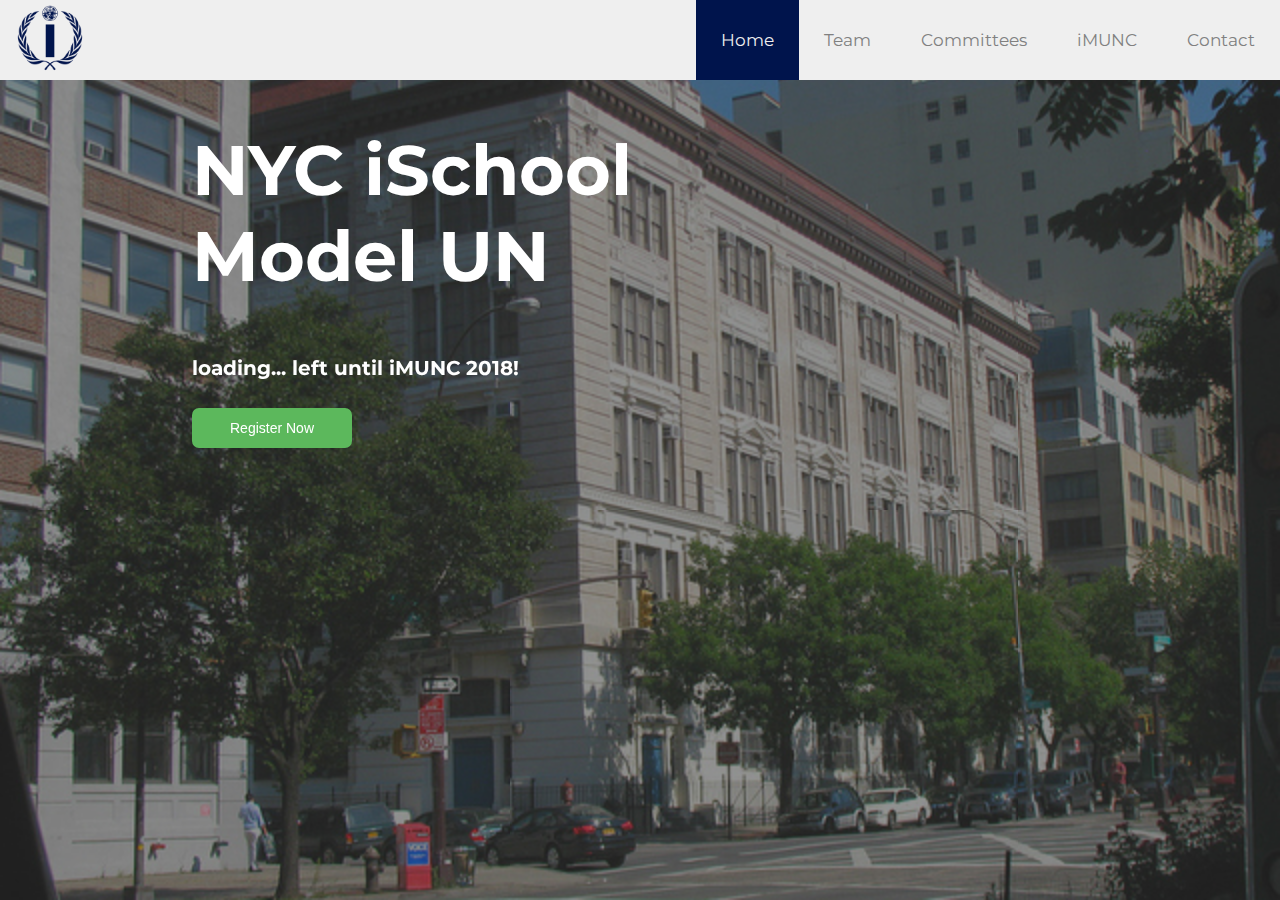
<file: index.html>
<!DOCTYPE html>
<html lang="en-US">
<head>
	<meta charset="utf-8">
	<meta name="viewport" content="width=device-width, initial-scale=1">
	<title>NYC iSchool Model UN</title>
	<link rel="icon" href="assets/img/logo.png">
	<link rel="stylesheet" type="text/css" href="assets/css/main.css">
	<link rel="stylesheet" type="text/css" href="assets/css/index.css">
</head>
<body>
	<div id="header">
		<img id="logo" src="assets/img/logo.png">
		<a href="contact.html">Contact</a>
		<a href="imunc.html">iMUNC</a>
		<a href="committees.html">Committees</a>
		<a href="team.html">Team</a>
		<a href="index.html" class="active">Home</a>
	</div>
	<div id="back">
	</div>
	<div id="main">
		<h1>NYC iSchool <br>Model UN</h1>
		<h2><span id="countdown">loading...</span><span id="remaining"> left until iMUNC 2018!</span></h2>
		<a href="contact.html"><button>Register Now</button></a>
	</div>
	<script type="text/javascript" src="js/countdown.js"></script>
</body>
</html>
</file>
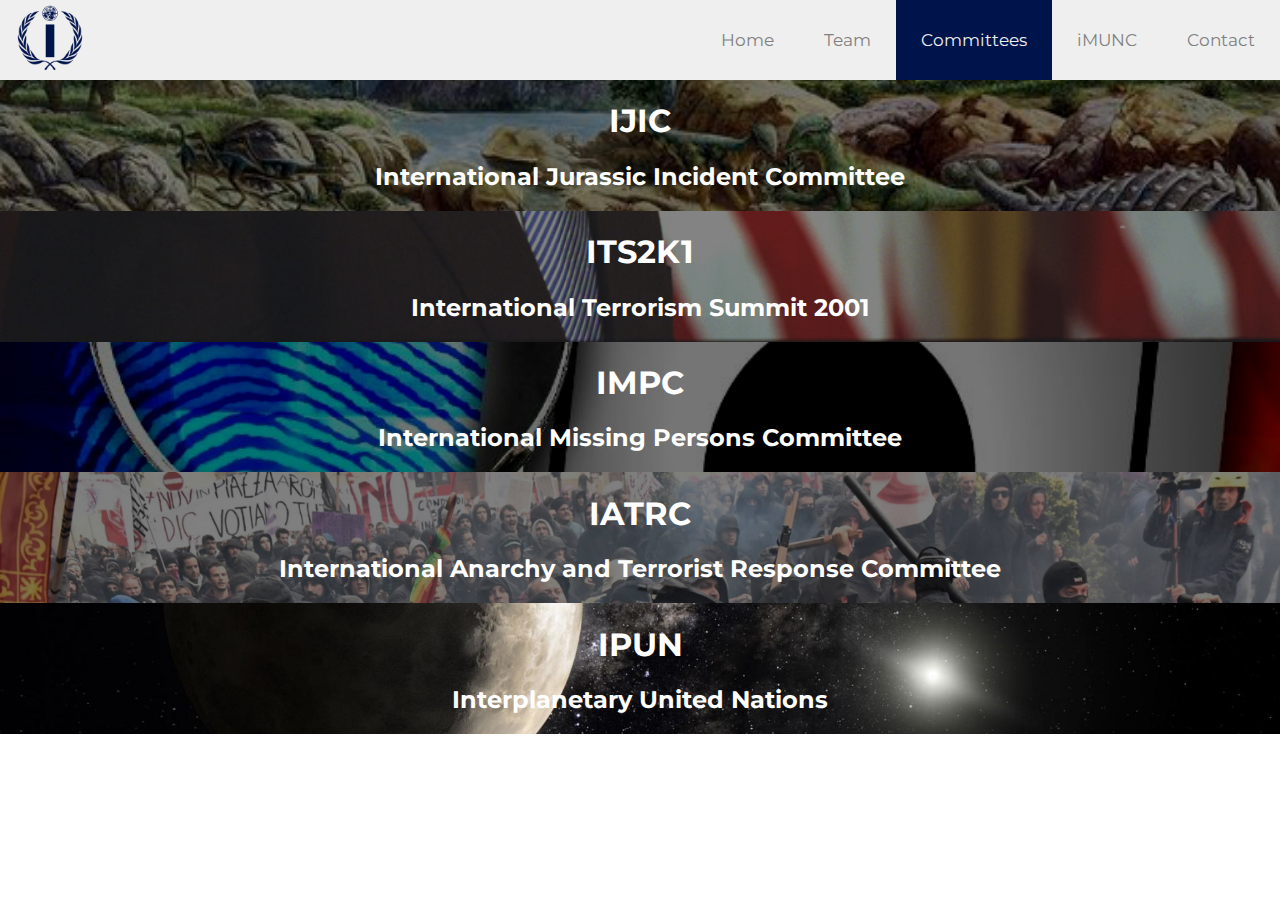
<file: committees.html>
<!DOCTYPE html>
<html lang="en-US">
<head>
	<meta charset="utf-8">
	<meta name="viewport" content="width=device-width, initial-scale=1">
	<title>NYC iSchool Model UN</title>
	<link rel="icon" href="assets/img/logo.png">
	<link rel="stylesheet" type="text/css" href="assets/css/main.css">
	<link rel="stylesheet" type="text/css" href="assets/css/committees.css">
</head>
<body>
	<div id="header">
		<img id="logo" src="assets/img/logo.png">
		<a href="contact.html">Contact</a>
		<a href="imunc.html">iMUNC</a>
		<a href="committees.html" class="active">Committees</a>
		<a href="team.html">Team</a>
		<a href="index.html">Home</a>
	</div>
	<div id="main">		
		<div id="IJIC" class="committee">
			<div></div>
			<h1>IJIC</h1>
			<h2>International Jurassic Incident Committee</h2>
		</div>
		<div class="content">
			<div id="left">
				<h2>IJIC:</h2>
				<p>We will discuss issues of genetic engineering, new and dangerous technologies, and responses to the failure of John Hammond’s jurassic park.
				<br>NOTICE: Before reading this guide, it is highly recommended by both chairs that you read Jurassic
				Park, by Michael Crichton. The Committee’s events are heavily centered around this book's plot,
				not that of the Spielberg film. If time cannot be found, we have included some background, and
				delegates are strongly encouraged to at least read a synopsis. This committee is also set at the same time as the novel, 1989.</p>
				<p><b>Chair(s):</b> Carmen Simons and Maxmilian Pierson-Panes</p>
				<br><br>
				<h3>BACKGROUND GUIDE --></h3>
			</div>
			<div id="right">
				<a href="assets/files/IJIC_Background_Guide.pdf" download><img src="assets/img/IJIC-cover.PNG" class="committee-cover"></a>
			</div>
		</div>
		<div id="ITS2K1" class="committee">
			<div></div>
			<h1>ITS2K1</h1>
			<h2>International Terrorism Summit 2001</h2>
		</div>
		<div class="content">
			<div id="left">
				<h2>ITS2K1:</h2>
				<p>Delegates will be gathering to discuss terrorism, its effects, and solutions</p>
				<p><b>Chair(s):</b> Lily Krug</p>
				<br>
				<h3>BACKGROUND GUIDE --></h3>
			</div>
			<div id="right">
				<a href="assets/files/ITS2K1_Background_Guide.pdf" download><img src="assets/img/ITS2K1-cover.PNG" class="committee-cover"></a>
			</div>
		</div>
		<div id="IMPC" class="committee">
			<div></div>
			<h1>IMPC</h1>
			<h2>International Missing Persons Committee</h2>
		</div>
		<div class="content">
			<div id="left">
				<h2>IMPC:</h2>
				<p>The events of this committee take place in the year 2050, when hundreds of thousands of people have disappeared around the globe. Nations have been trying to find the root of the problem and are here to discuss what can be done to stop these disappearances from happening.</p>
				<p><b>Chair(s):</b> Elena Rubiera and Wittika Chaplet</p>
				<br>
				<h3>BACKGROUND GUIDE --></h3>
			</div>
			<div id="right">
				<a href="assets/files/IMPC_Background_Guide.pdf" download><img src="assets/img/IMPC-cover.PNG" class="committee-cover"></a>
			</div>
		</div>
		<div id="IATRC" class="committee">
			<div></div>
			<h1>IATRC</h1>
			<h2>International Anarchy and Terrorist Response Committee</h2>
		</div>
		<div class="content">
			<div id="left">
				<h2>IATRC:</h2>
				<p>We will have to discuss the influences and damages of an extremist group known as the New World Order, which has used its global power and influence to topple states and bring a reign of chaos upon the world, all while staying in character with their delegation. Delegates will represent still standing nations and organizations attempting to alleviate the torn asunder world and bring relative peace to our small, blue, marble.</p>
				<p><b>Chair(s):</b> Lucas Kulin and Charlotte Seifert</p>
				<br>
				<h3>BACKGROUND GUIDE --></h3>
			</div>
			<div id="right">
				<a href="assets/files/IATRC_Background_Guide.pdf" download><img src="assets/img/IATRC-cover.PNG" class="committee-cover"></a>
			</div>
		</div>
		<div id="IPUN" class="committee">
			<div></div>
			<h1>IPUN</h1>
			<h2>Interplanetary United Nations</h2>
		</div>
		<div class="content">
			<div id="left">
				<h2>IPUN:</h2>
				<p>We will have to discuss the moral, social, political, and economical aspects of a futuristic setting where planets’ moons have started to revolt, all while staying in character with their given planet/moon. This will be a challenging committee and we are looking forward to all your wonderful and innovative ideas.</p>
				<p><b>Chair(s):</b> Rhys Kowal and Miya Judy</p><br>
				<h3>BACKGROUND GUIDE --></h3>
			</div>
			<div id="right">
				<a href="assets/files/IPUN_Background_Guide.pdf" download><img src="assets/img/IPUN-cover.PNG" class="committee-cover"></a>
			</div>
		</div>
	</div>
	<script type="text/javascript" src="assets/lib/jquery-3.2.1.min.js"></script>
	<script type="text/javascript" src="js/toggle.js"></script>
</body>
</html>
</file>
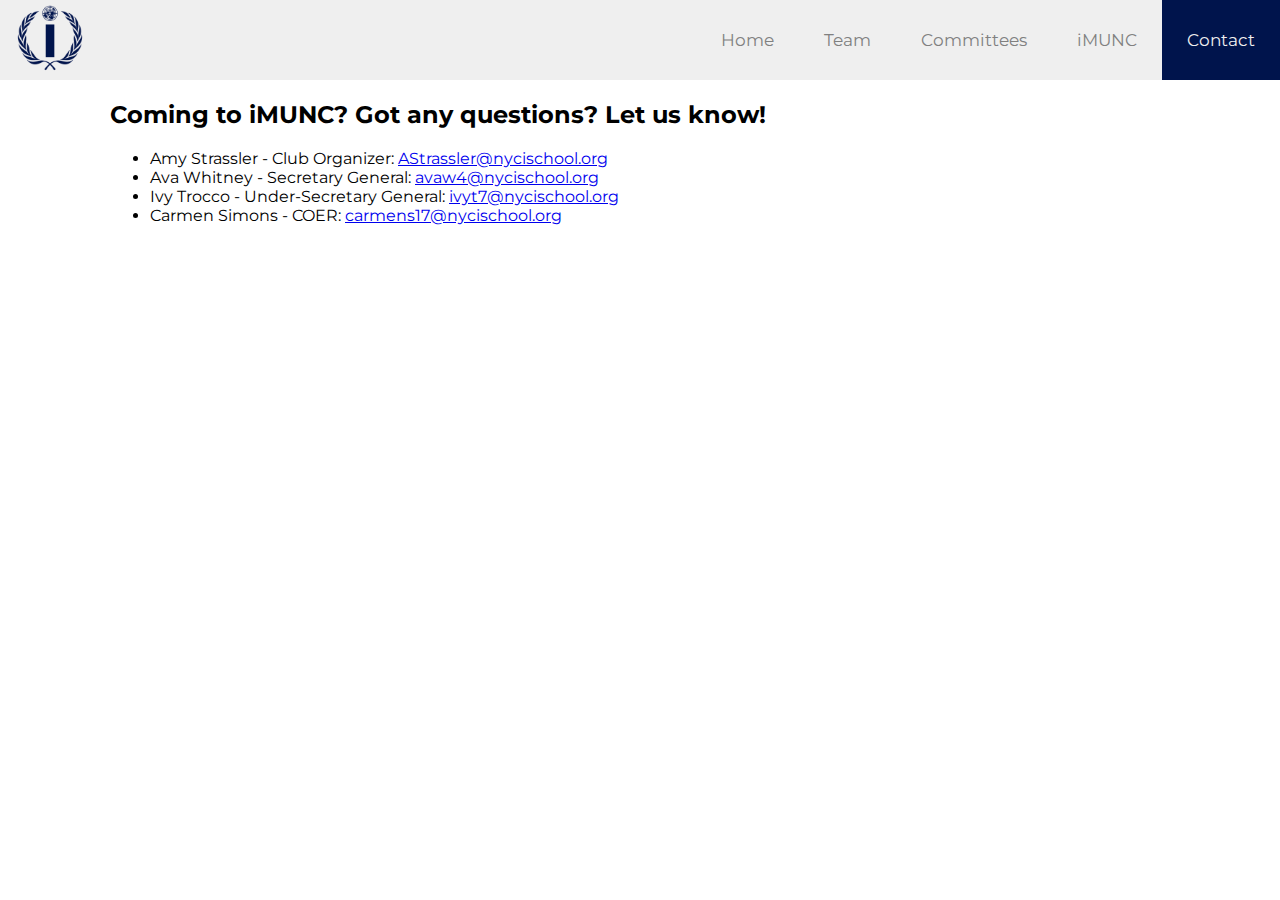
<file: contact.html>
<!DOCTYPE html>
<html lang="en-US">
<head>
	<meta charset="utf-8">
	<meta name="viewport" content="width=device-width, initial-scale=1">
	<title>NYC iSchool Model UN</title>
	<link rel="icon" href="assets/img/logo.png">
	<link rel="stylesheet" type="text/css" href="assets/css/main.css">
	<link rel="stylesheet" type="text/css" href="assets/css/contact.css">
</head>
<body>
	<div id="header">
		<img id="logo" src="assets/img/logo.png">
		<a href="contact.html" class="active">Contact</a>
		<a href="imunc.html">iMUNC</a>
		<a href="committees.html">Committees</a>
		<a href="team.html">Team</a>
		<a href="index.html">Home</a>
	</div>
	<div id="question-container">
		<h2>Coming to iMUNC? Got any questions? Let us know!</h2>
		<ul>
			<li>Amy Strassler - Club Organizer: <a href="mailto:AStrassler@nycischool.org">AStrassler@nycischool.org</a></li>
			<li>Ava Whitney - Secretary General: <a href="mailto:avaw4@nycischool.org">avaw4@nycischool.org</a></li>
			<li>Ivy Trocco - Under-Secretary General: <a href="mailto:ivyt7@nycischool.org">ivyt7@nycischool.org</a></li>
			<li>Carmen Simons - COER: <a href="mailto:carmens17@nycischool.org">carmens17@nycischool.org</a></li>
		</ul>
	</div>
</body>
</html>
</file>
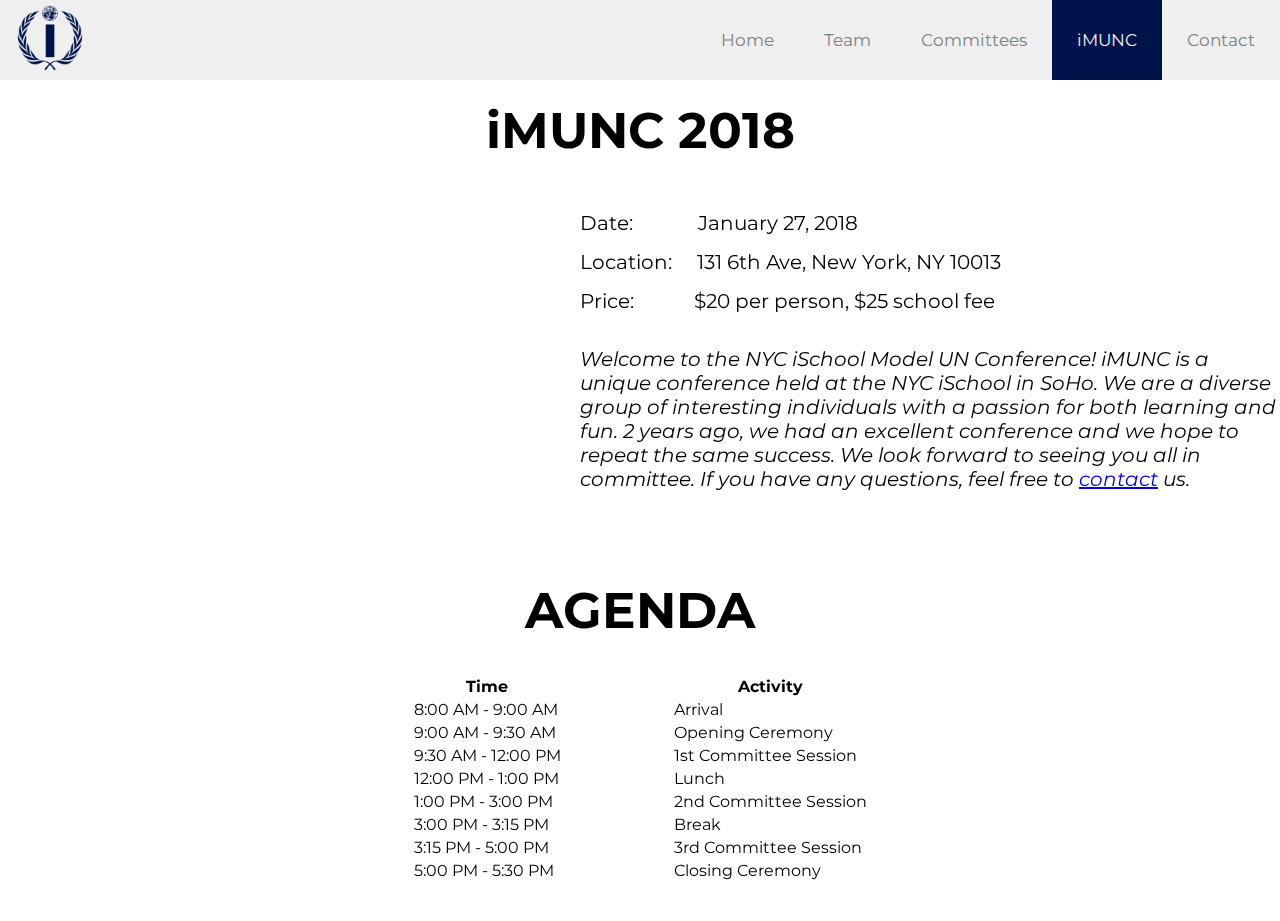
<file: imunc.html>
<!DOCTYPE html>
<html lang="en-US">
<head>
	<meta charset="utf-8">
	<meta name="viewport" content="width=device-width, initial-scale=1">
	<title>NYC iSchool Model UN</title>
	<link rel="icon" href="assets/img/logo.png">
	<link rel="stylesheet" type="text/css" href="assets/css/main.css">
	<link rel="stylesheet" type="text/css" href="assets/css/imunc.css">
</head>
<body>
	<div id="header">
		<img id="logo" src="assets/img/logo.png">
		<a href="contact.html">Contact</a>
		<a href="imunc.html" class="active">iMUNC</a>
		<a href="committees.html">Committees</a>
		<a href="team.html">Team</a>
		<a href="index.html">Home</a>
	</div>
	<div id="main">
		<h1 class="title">iMUNC 2018</h1>
		<div id="info">
			<div id="map">
				<iframe src="https://www.google.com/maps/embed?pb=!1m18!1m12!1m3!1d3023.7087527111894!2d-74.00705958471954!3d40.72442757933059!2m3!1f0!2f0!3f0!3m2!1i1024!2i768!4f13.1!3m3!1m2!1s0x89c2598c9a0994b1%3A0x9a211254c34f3076!2sNYC+iSchool!5e0!3m2!1sen!2sus!4v1513009125024" width="350" height="350" frameborder="0" style="border:0" allowfullscreen></iframe>
			</div>
			<div id="text-info">
				<ul>
					<li>Date: <span style="margin-left: 60px">January 27, 2018</span></li>
					<li>Location: <span style="margin-left: 20px;">131 6th Ave, New York, NY 10013</span></li>
					<li>Price: <span style="margin-left: 55px">$20 per person, $25 school fee</span></li>
					<br>
					<i><li style="width: 700px">Welcome to the NYC iSchool Model UN Conference! iMUNC is a unique conference held at the NYC iSchool in SoHo. We are a diverse group of interesting individuals with a passion for both learning and fun. 2 years ago, we had an excellent conference and we hope to repeat the same success. We look forward to seeing you all in committee. If you have any questions, feel free to <a href="contact.html">contact</a> us.
					</li></i>
				</ul>
			</div>
		</div>
		<div id="agenda">
			<h1 class="title">AGENDA</h1>
			<center>
				<table>
					<thead>
						<tr>
							<th>Time</th>
							<th class="right">Activity</th>
						</tr>
					</thead>
					<tbody>
						<tr>
							<td>8:00 AM - 9:00 AM</td>
							<td class="right">Arrival</td>
						</tr>
						<tr>
							<td>9:00 AM - 9:30 AM</td>
							<td class="right">Opening Ceremony</td>
						</tr>
						<tr>
							<td>9:30 AM - 12:00 PM</td>
							<td class="right">1st Committee Session</td>
						</tr>
						<tr>
							<td>12:00 PM - 1:00 PM</td>
							<td class="right">Lunch</td>
						</tr>
						<tr>
							<td>1:00 PM - 3:00 PM</td>
							<td class="right">2nd Committee Session</td>
						</tr>
						<tr>
							<td>3:00 PM - 3:15 PM</td>
							<td class="right">Break</td>
						</tr>
						<tr>
							<td>3:15 PM - 5:00 PM</td>
							<td class="right">3rd Committee Session</td>
						</tr>
						<tr>
							<td>5:00 PM - 5:30 PM</td>
							<td class="right">Closing Ceremony</td>
						</tr>
					</tbody>
				</table>
			</center>
		</div>
		<br><br>
	</div>
</body>
</html>
</file>
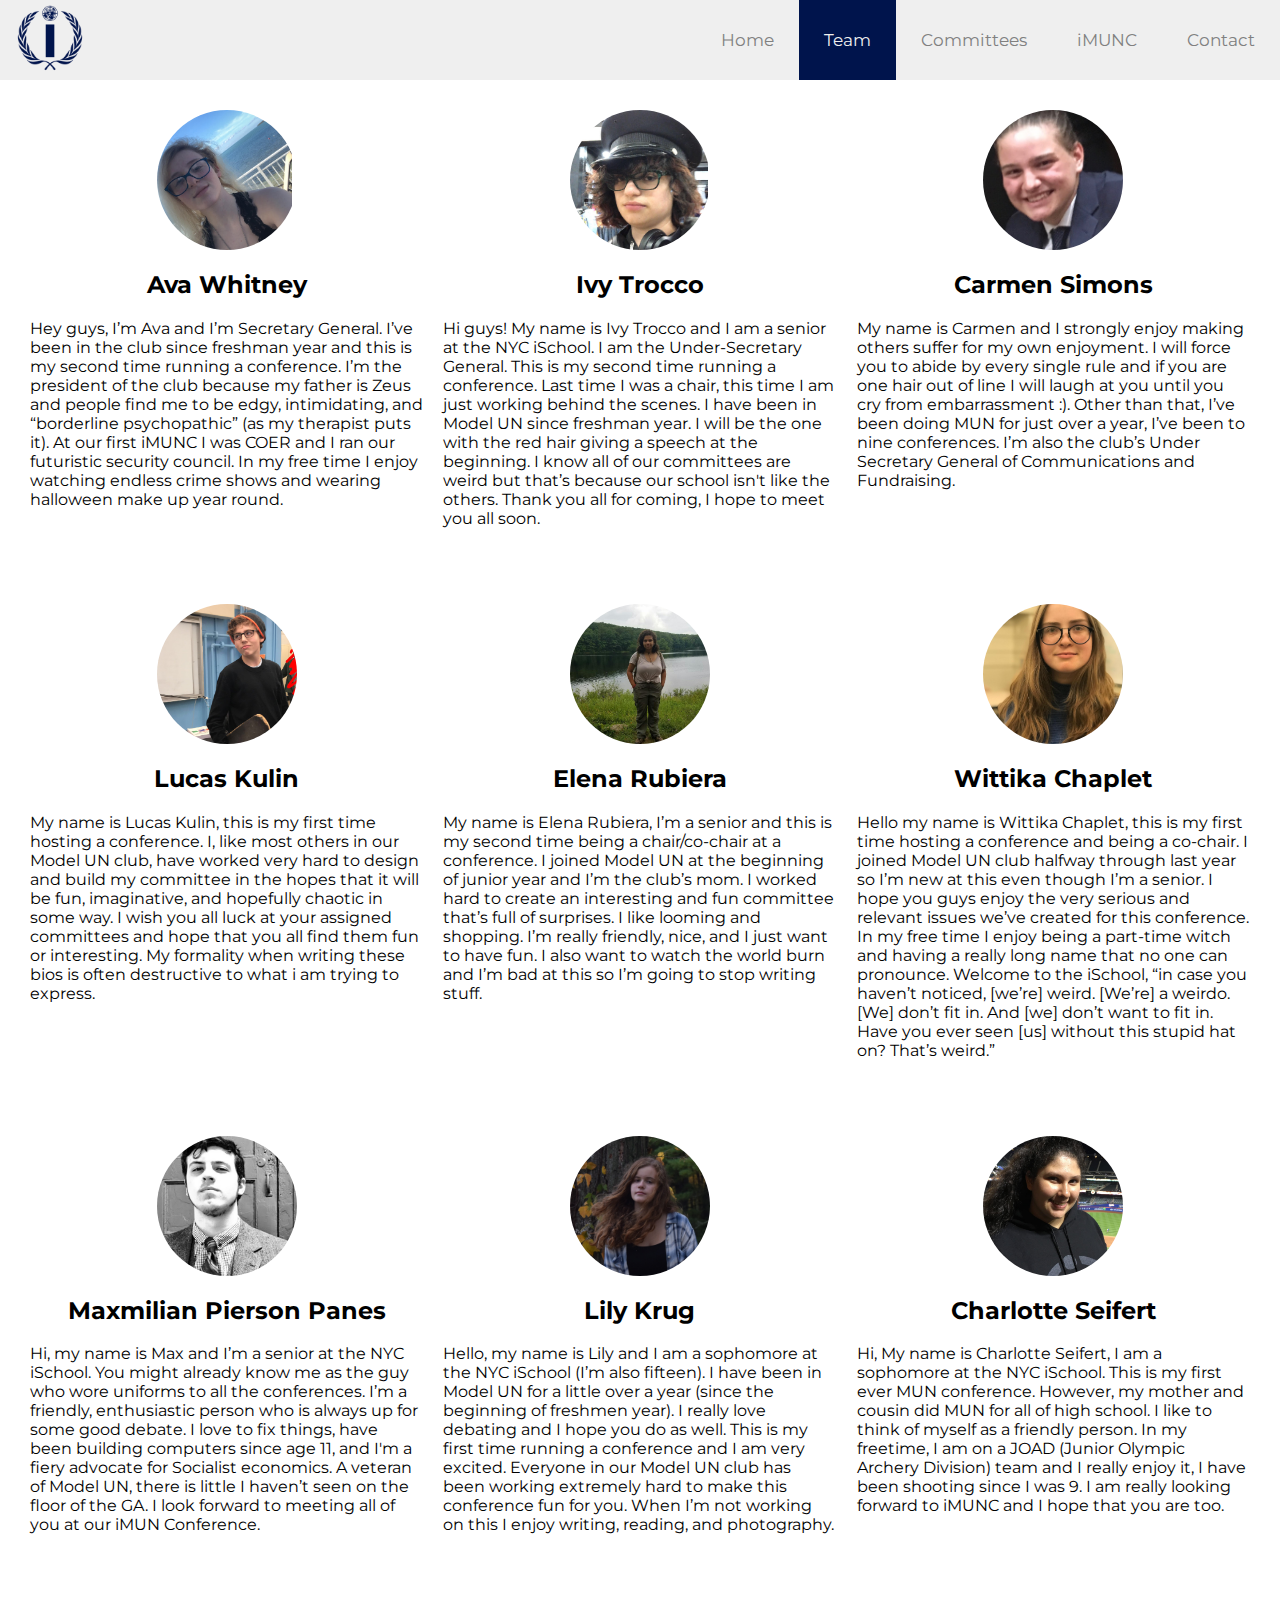
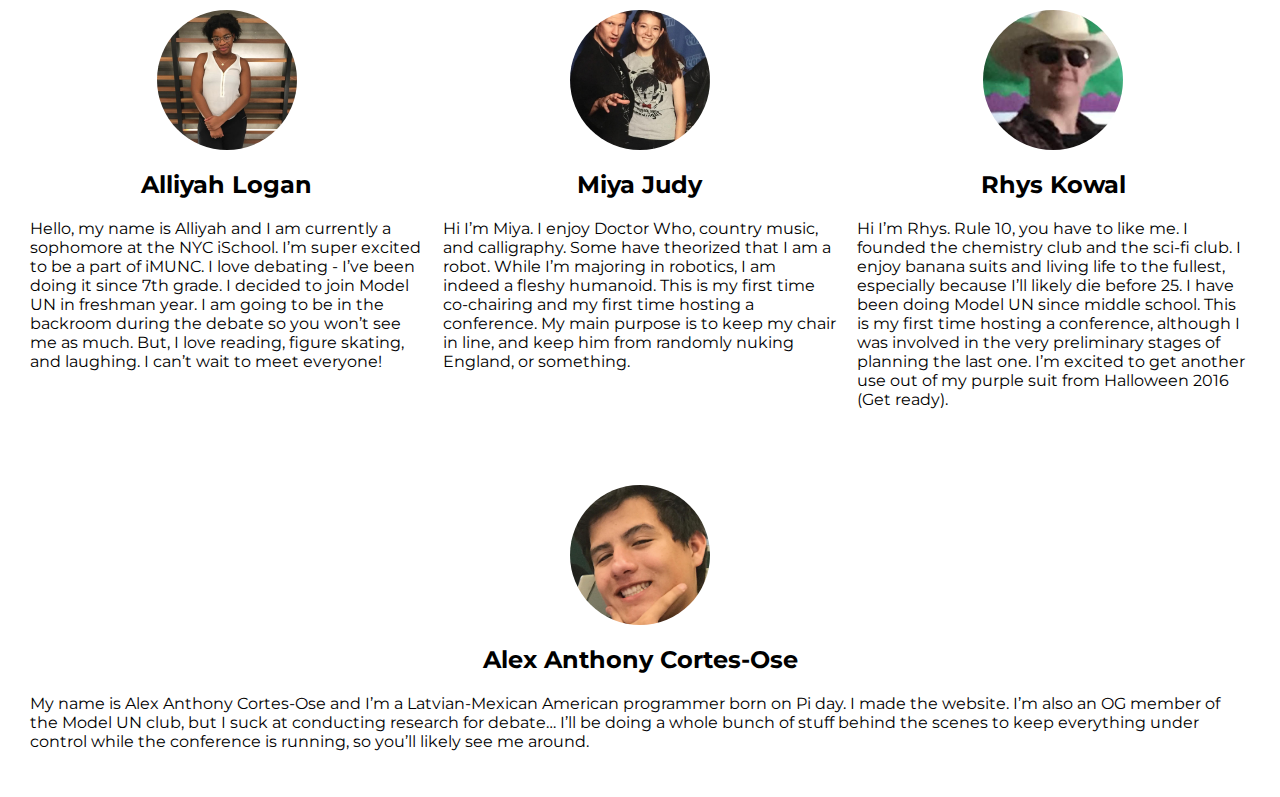
<file: team.html>
<!DOCTYPE html>
<html lang="en-US">
<head>
	<meta charset="utf-8">
	<meta name="viewport" content="width=device-width, initial-scale=1">
	<title>NYC iSchool Model UN</title>
	<link rel="icon" href="assets/img/logo.png">
	<link rel="stylesheet" type="text/css" href="assets/css/main.css">
	<link rel="stylesheet" type="text/css" href="assets/css/team.css">
</head>
<body>
	<div id="header">
		<img id="logo" src="assets/img/logo.png">
		<a href="contact.html">Contact</a>
		<a href="imunc.html">iMUNC</a>
		<a href="committees.html">Committees</a>
		<a href="team.html" class="active">Team</a>
		<a href="index.html">Home</a>
	</div>
	<div id="gallery">
		<div class="row">
			<div class="bio">
				<div class="profile-img"><img style="height: 240px; margin-top: -50px; margin-right: 5px" src="assets/img/Ava.jpg"/></div>
				<h2 class="name">Ava Whitney</h2>
				<p class="desc">Hey guys, I’m Ava and I’m Secretary General. I’ve been in the club since freshman year and this is my second time running a conference. I’m the president of the club because my father is Zeus and people find me to be edgy, intimidating, and “borderline psychopathic” (as my therapist puts it). At our first iMUNC I was COER and I ran our futuristic security council. In my free time I enjoy watching endless crime shows and wearing halloween make up year round.</p>
			</div>
			<div class="bio">
				<div class="profile-img"><img style="height: 245px; margin-top: -60px; margin-left: 0px" src="assets/img/Ivy.png"/></div>
				<h2 class="name">Ivy Trocco</h2>
				<p class="desc">Hi guys! My name is Ivy Trocco and I am a senior at the NYC iSchool. I am the Under-Secretary General. This is my second time running a conference. Last time I was a chair, this time I am just working behind the scenes. I have been in Model UN since freshman year. I will be the one with the red hair giving a speech at the beginning. I know all of our committees are weird but that’s because our school isn't like the others. Thank you all for coming, I hope to meet you all soon.</p>
			</div>
			<div class="bio">
				<div class="profile-img"><img style="height: 170px; margin-top: -20px;" src="assets/img/Carmen.jpg"/></div>
				<h2 class="name">Carmen Simons</h2>
				<p class="desc">My name is Carmen and I strongly enjoy making others suffer for my own enjoyment. I will force you to abide by every single rule and if you are one hair out of line I will laugh at you until you cry from embarrassment :). Other than that, I’ve been doing MUN for just over a year, I’ve been to nine conferences. I’m also the club’s Under Secretary General of Communications and Fundraising.</p>
			</div>
		</div>
		<div class="row">
			<div class="bio">
				<div class="profile-img"><img style="height: 300px; margin-top: -50px; margin-right: 20px" src="assets/img/Lucas.png"/></div>
				<h2 class="name">Lucas Kulin</h2>
				<p class="desc">My name is Lucas Kulin, this is my first time hosting a conference. I, like most others in our Model UN club, have worked very hard to design and build my committee in the hopes that it will be fun, imaginative, and hopefully chaotic in some way. I wish you all luck at your assigned committees and hope that you all find them fun or interesting. My formality when writing these bios is often destructive to what i am trying to express.</p>
			</div>
			<div class="bio">
				<div class="profile-img"><img style="height: 230px; margin-top: -40px; margin-left: -10px" src="assets/img/Elena.jpg"/></div>
				<h2 class="name">Elena Rubiera</h2>
				<p class="desc">My name is Elena Rubiera, I’m a senior and this is my second time being a chair/co-chair at a conference. I joined Model UN at the beginning of junior year and I’m the club’s mom. I worked hard to create an interesting and fun committee that’s full of surprises. I like looming and shopping. I’m really friendly, nice, and I just want to have fun. I also want to watch the world burn and I’m bad at this so I’m going to stop writing stuff.</p>
			</div>
			<div class="bio">
				<div class="profile-img"><img style="height: 200px; margin-top: -10px; margin-left: -10px" src="assets/img/Wittika.jpg"/></div>
				<h2 class="name">Wittika Chaplet</h2>
				<p class="desc">Hello my name is Wittika Chaplet, this is my first time hosting a conference and being a co-chair. I joined Model UN club halfway through last year so I’m new at this even though I’m a senior. I hope you guys enjoy the very serious and relevant issues we’ve created for this conference. In my free time I enjoy being a part-time witch and having a really long name that no one can pronounce. Welcome to the iSchool, “in case you haven’t noticed, [we’re] weird. [We’re] a weirdo. [We] don’t fit in. And [we] don’t want to fit in. Have you ever seen [us] without this stupid hat on? That’s weird.”</p>
			</div>
		</div>
		<div class="row">
			<div class="bio">
				<div class="profile-img"><img style="height: 200px; margin-top: -20px; margin-left: -26px" src="assets/img/Max.jpg"/></div>
				<h2 class="name">Maxmilian Pierson Panes</h2>
				<p class="desc">Hi, my name is Max and I’m a senior at the NYC iSchool. You might already know me as the guy who wore uniforms to all the conferences. I’m a friendly, enthusiastic person who is always up for some good debate. I love to fix things, have been building computers since age 11, and I'm a fiery advocate for Socialist economics. A veteran of Model UN, there is little I haven’t seen on the floor of the GA. I look forward to meeting all of you at our iMUN Conference.</p>
			</div>
			<div class="bio">
				<div class="profile-img"><img style="height: 200px; margin-top: -20px; margin-left: -60px" src="assets/img/Lily.jpg"/></div>
				<h2 class="name">Lily Krug</h2>
				<p class="desc">Hello, my name is Lily and I am a sophomore at the NYC iSchool (I’m also fifteen). I have been in Model UN for a little over a year (since the beginning of freshmen year). I really love debating and I hope you do as well. This is my first time running a conference and I am very excited. Everyone in our Model UN club has been working extremely hard to make this conference fun for you. When I’m not working on this I enjoy writing, reading, and photography.</p>
			</div>
			<div class="bio">
				<div class="profile-img"><img style="height: 200px; margin-top: -20px; margin-left: -60px" src="assets/img/Charlotte.jpg"/></div>
				<h2 class="name">Charlotte Seifert</h2>
				<p class="desc">Hi, My name is Charlotte Seifert, I am a sophomore at the NYC iSchool. This is my first ever MUN conference. However, my mother and cousin did MUN for all of high school. I like to think of myself as a friendly person. In my freetime, I am on a JOAD (Junior Olympic Archery Division) team and I really enjoy it, I have been shooting since I was 9. I am really looking forward to iMUNC and I hope that you are too.</p>
			</div>
		</div>
		<div class="row">
			<div class="bio">
				<div class="profile-img"><img style="height: 200px; margin-top: -20px; margin-left: 0px" src="assets/img/Alliyah.jpg"/></div>
				<h2 class="name">Alliyah Logan</h2>
				<p class="desc">Hello, my name is Alliyah and I am currently a sophomore at the NYC iSchool. I’m super excited to be a part of iMUNC. I love debating - I’ve been doing it since 7th grade. I decided to join Model UN in freshman year. I am going to be in the backroom during the debate so you won’t see me as much. But, I love reading, figure skating, and laughing. I can’t wait to meet everyone!</p>
			</div>
			<div class="bio">
				<div class="profile-img"><img style="height: 200px; margin-top: -20px; margin-left: -10px" src="assets/img/Miya.jpg"/></div>
				<h2 class="name">Miya Judy</h2>
				<p class="desc">Hi I’m Miya. I enjoy Doctor Who, country music, and calligraphy. Some have theorized that I am a robot. While I’m majoring in robotics, I am indeed a fleshy humanoid. This is my first time co-chairing and my first time hosting a conference. My main purpose is to keep my chair in line, and keep him from randomly nuking England, or something.</p>
			</div>
			<div class="bio">
				<div class="profile-img"><img style="height: 200px; margin-top: -20px; margin-left: -26px" src="assets/img/Rhys.jpg"/></div>
				<h2 class="name">Rhys Kowal</h2>
				<p class="desc">Hi I’m Rhys. Rule 10, you have to like me. I founded the chemistry club and the sci-fi club. I enjoy banana suits and living life to the fullest, especially because I’ll likely die before 25. I have been doing Model UN since middle school. This is my first time hosting a conference, although I was involved in the very preliminary stages of planning the last one. I’m excited to get another use out of my purple suit from Halloween 2016 (Get ready).</p>
			</div>
		</div>
		<div class="row">
			<div class="bio">
				<div class="profile-img"><img style="height: 200px; margin-top: -20px" src="assets/img/Anthony.jpg"/></div>
				<h2 class="name">Alex Anthony Cortes-Ose</h2>
				<p class="desc">My name is Alex Anthony Cortes-Ose and I’m a Latvian-Mexican American programmer born on Pi day. I made the website. I’m also an OG member of the Model UN club, but I suck at conducting research for debate… I’ll be doing a whole bunch of stuff behind the scenes to keep everything under control while the conference is running, so you’ll likely see me around.</p>
			</div>
		</div>
	</div>
</body>
</html>
</file>
<file: assets/css/main.css>
@import url('https://fonts.googleapis.com/css?family=Montserrat');
body {
	margin: 0;
	height: 100%;
	display: flex;
	flex-flow: column;
	font-family: 'Montserrat';
}
/*668px for resp*/
#header {
	overflow: hidden;
	background-color: rgba(239,239,239,1);
}
#logo {
	height: 70px;
	margin-top: 3px;
	margin-left: 15px;
	float: left;
}
#header a {
  float: right;
  color: gray;
  text-align: center;
  padding: 30px 25px;
  text-decoration: none;
  font-size: 17px;
}
#header a:hover {
	background-color: #00144C;
	color: #EFEFEF !important;
	-webkit-transition: all 0.6s ease-in-out;
	-moz-transition: all 0.6s ease-in-out;
	-o-transition: all 0.6s ease-in-out;
	transition: all 0.6s ease-in-out;
}
.active {
	background-color: #00144C;
	color: #EFEFEF !important;
}
</file>
<file: assets/css/index.css>
#header {
	flex: 0 1 auto;
}
#back {
	flex: 1 1 auto;
	background-image: url("../img/school.jpg");
	background-repeat: no-repeat;
	background-position: center;
	background-size: cover;
	position: fixed;
	width: 100%;
	height: 100%;
	top: 0;
	left: 0;
	z-index: -1;
}
#main {
	margin-left: 15%;
	margin-right: auto;
	display: block;
	color: white;
}
#main h1 {
	font-size: 70px;
}
#main h2 {
	font-size: 30px;
}
#main span {
	font-size: 20px;
}
#main button {
	color: white;
	border: none;
	height: 40px;
	width: 160px;
	font-size: 14px;
	border-radius: 7px;
	color: #fff;
	background-color: #5cb85c;
	border-color: #4cae4c;
}
#main button:hover {
	cursor: pointer;
	background-color: #4d9e4d;
	border-color: #3c893c;
}
</file>
<file: assets/css/committees.css>
#header {
	flex: 0 1 auto;
}
#main {
	flex: 1 1 auto;
	display: flex;
	flex-direction: column;
}
.committee {
	text-align: center;
	color: white;
}
.committee:hover {
	cursor: pointer;
}
#IJIC {
	flex: 1;
	background-image: url("../img/IJIC.jpg");
	background-repeat: no-repeat;
	background-size: cover;
	background-position: right;
}
#ITS2K1 {
	flex: 1;
	background-image: url("../img/ITS2K1.jpg");
	background-repeat: no-repeat;
	background-size: cover;
	background-position: bottom;
}
#IMPC {
	flex: 1;
	background-image: url("../img/IMPC.jpg");
	background-repeat: no-repeat;
	background-size: cover;
	background-position: left;
}
#IATRC {
	flex: 1;
	background-image: url("../img/IATRC.jpg");
	background-repeat: no-repeat;
	background-size: cover;
	background-position: top 15%;
}
#IPUN {
	flex: 1;
	background-image: url("../img/IPUN.jpg");
	background-repeat: no-repeat;
	background-size: cover;
	background-position: center;
}
.content {
	display: flex;
	flex-direction: row;
}
#left {
	margin-left: 20px;
	margin-bottom: 20px;
	width: 800px;
	flex: 6;
}
#right {
	flex: 3;
}
.committee-cover {
	height: 340px;
	margin-top: 10px;
	margin-bottom: 10px;
	margin-left: auto;
	margin-right: auto;
	display: block;
	border: 1px solid black;
}
</file>
<file: assets/css/contact.css>
#question-container {
	margin-left: 110px;
}
</file>
<file: assets/css/imunc.css>
.title {
	text-align: center;
	font-size: 50px;
	margin-top: 20px;
}
#info {
	display: flex;
	flex-direction: row;
	padding: 0px 0px 15px 50px;
}
#map {
	flex: 1;
}
#map iframe {
	margin-left: auto;
	margin-right: auto;
	display: block;
}
#text-info {
	flex: 1;
	margin-left: -200px;
}
#text-info ul {
	list-style-type: none;
}
#text-info ul li {
	font-size: 20px;
	padding-bottom: 15px;
}
.time-slot {
	display: inline;
}
.activity {
	display: inline;
}
.right {
	padding-left: 110px;
}
</file>
<file: assets/css/team.css>
.row {
	display: flex;
	flex-direction: row;
	flex: 3;
	padding: 20px;
}
.bio {
	flex: 1;
	padding: 10px;
}
.profile-img {
	border-radius: 50%;
	height: 140px;
	width: 140px;
	overflow: hidden;
	margin-left: auto;
	margin-right: auto;
	display: block;
}
.name {
	text-align: center;
}
</file>
